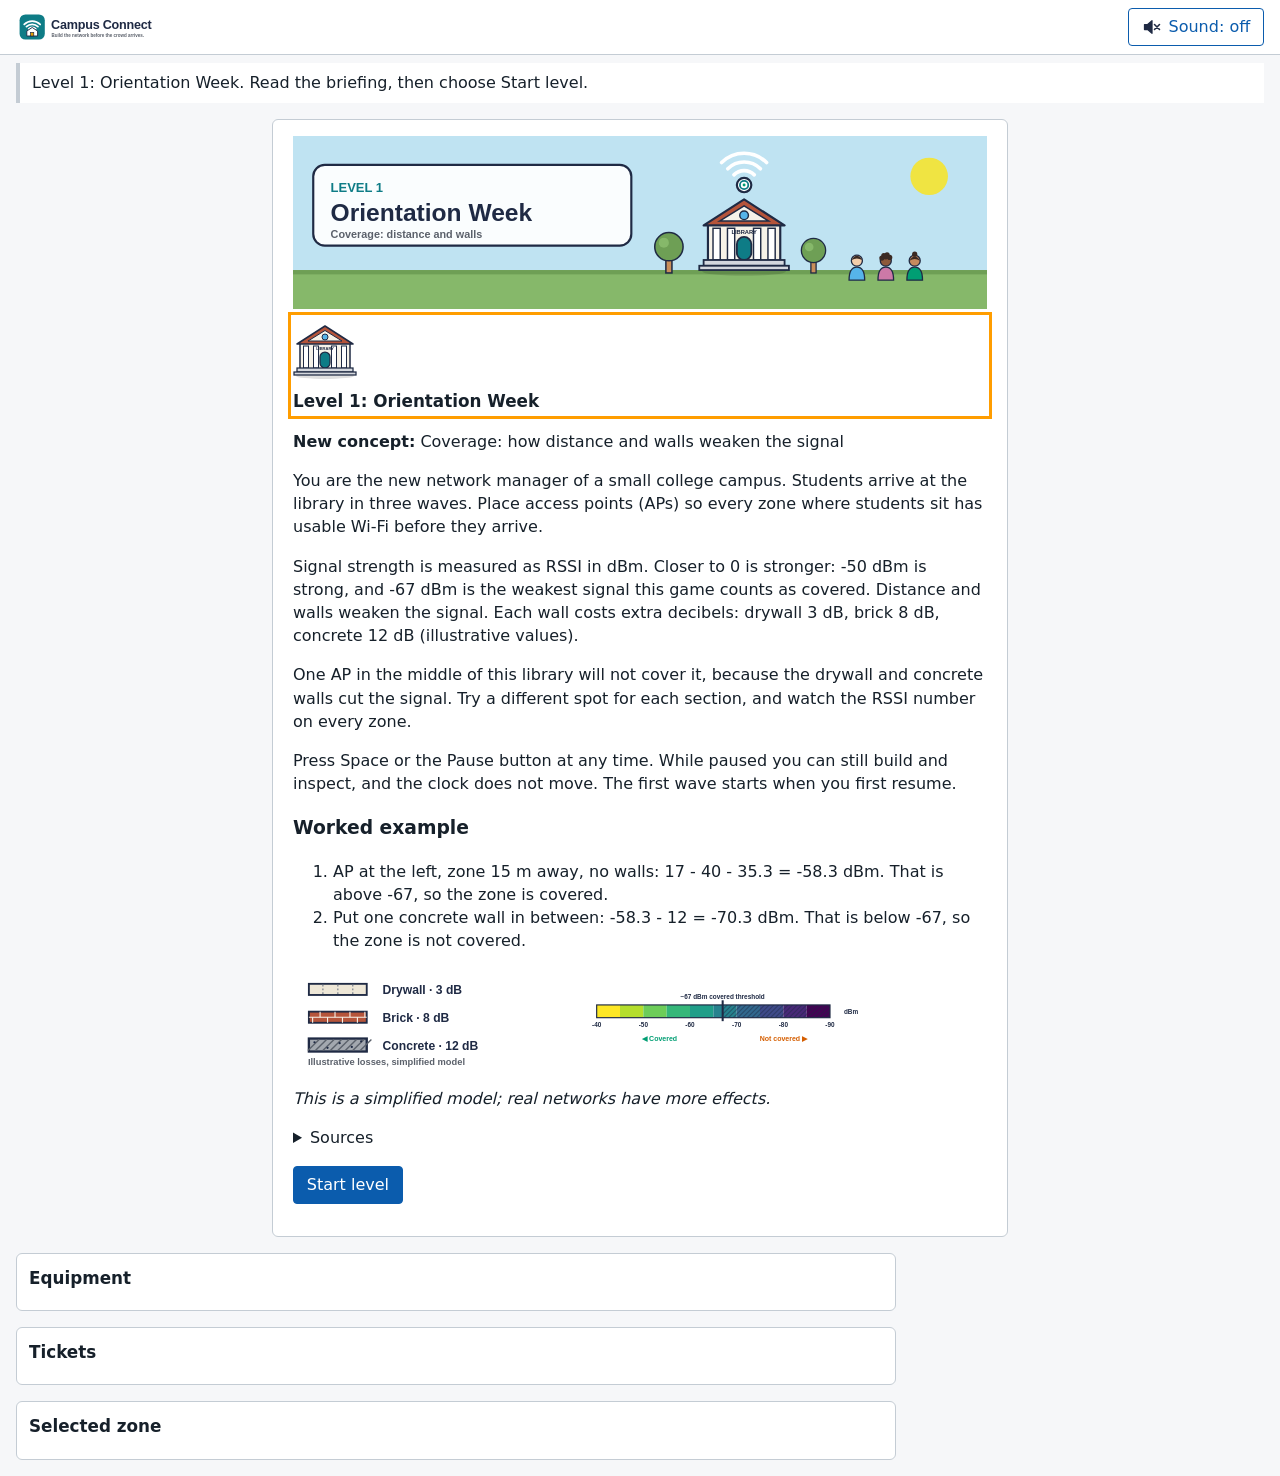
<file: index.html>
<!DOCTYPE html>
<html lang="en">
<head>
  <meta charset="utf-8">
  <meta name="viewport" content="width=device-width, initial-scale=1">
  <title>Campus Connect</title>
  <link rel="stylesheet" href="style.css">
</head>
<body>
  <a class="skip-link" href="#main">Skip to game</a>
  <header class="topbar">
    <h1 id="game-title" tabindex="-1"><img class="brand" src="assets/images/brand/logo-wordmark.svg" alt="Campus Connect" height="36"></h1>
    <div id="hud" class="hud" aria-label="Game status"></div>
    <button id="sound-toggle" class="action secondary" type="button" aria-pressed="false" hidden>
      <img id="sound-icon" alt="" width="20" height="20" src="assets/images/ui/ui-sound-off.svg">
      <span id="sound-label">Sound: off</span>
    </button>
  </header>

  <!-- Persistent feedback: stays on screen as text and is announced to assistive technology. -->
  <div id="feedback" class="feedback" role="status" aria-live="polite" aria-atomic="true"></div>

  <main id="main" class="layout">
    <section id="app" class="app" aria-label="Game view">
      <p id="loading">Loading levels…</p>
    </section>

    <section id="main-panel" class="main-panel" aria-label="Campus" hidden>
      <div role="tablist" aria-label="Campus views" class="tabs">
        <button role="tab" id="tab-map" aria-selected="true" aria-controls="panel-map" type="button">Map</button>
        <button role="tab" id="tab-table" aria-selected="false" aria-controls="panel-table" tabindex="-1" type="button">Zone table</button>
      </div>
      <div role="tabpanel" id="panel-map" aria-labelledby="tab-map" class="panel" tabindex="0"></div>
      <div role="tabpanel" id="panel-table" aria-labelledby="tab-table" class="panel" tabindex="0" hidden></div>
    </section>

    <aside id="side-panel" class="side-panel" aria-label="Equipment, tickets and selected zone" hidden>
      <section id="equipment-section" aria-labelledby="equip-h">
        <h2 id="equip-h">Equipment</h2>
        <div id="equipment" class="scroll-box" tabindex="0" role="region" aria-label="Equipment and purchases"></div>
      </section>
      <section id="tickets" aria-labelledby="tickets-h">
        <h2 id="tickets-h">Tickets</h2>
        <div id="ticket-list" class="scroll-box" tabindex="0" role="region" aria-label="Ticket list"></div>
      </section>
      <section id="zone-details" aria-labelledby="zone-h">
        <h2 id="zone-h">Selected zone</h2>
        <div id="zone-detail-body" class="scroll-box" tabindex="0" role="region" aria-label="Selected zone details"></div>
      </section>
    </aside>
  </main>

  <script type="module" src="main.js"></script>
</body>
</html>
</file>
<file: style.css>
:root {
  --bg: #f6f7f9;
  --fg: #16202a;
  --muted: #4a5663;
  --panel: #ffffff;
  --line: #c4ccd4;
  --accent: #0b5cad;
  --good: #1b6e3c;
  --bad: #a3271f;
  --warn: #8a5a00;
  --focus: #ff9d00;
}

* { box-sizing: border-box; }

body {
  margin: 0;
  font: 16px/1.45 system-ui, -apple-system, "Segoe UI", sans-serif;
  background: var(--bg);
  color: var(--fg);
}

/* Focus is always visible and never removed. */
:focus-visible {
  outline: 3px solid var(--focus);
  outline-offset: 2px;
}

.skip-link {
  position: absolute;
  left: -999px;
  top: 0;
  background: var(--panel);
  padding: 0.5rem 1rem;
}
.skip-link:focus { left: 0; z-index: 10; }

.topbar {
  display: flex;
  flex-wrap: wrap;
  gap: 0.5rem 1.5rem;
  align-items: center;
  padding: 0.5rem 1rem;
  background: var(--panel);
  border-bottom: 1px solid var(--line);
}
.topbar h1 { margin: 0; font-size: 1.25rem; line-height: 0; }
.brand { display: block; height: 36px; width: auto; }
#sound-toggle { margin-left: auto; display: inline-flex; align-items: center; gap: 0.4rem; }
.hud { display: flex; flex-wrap: wrap; gap: 0.25rem 1rem; }

.feedback {
  min-height: 2.5rem;
  margin: 0.5rem 1rem 0;
  padding: 0.5rem 0.75rem;
  border-left: 4px solid var(--line);
  background: var(--panel);
}
.feedback:empty { display: none; }
.feedback.error { border-color: var(--bad); }

.layout {
  display: grid;
  grid-template-columns: minmax(0, 1fr) minmax(16rem, 22rem);
  gap: 1rem;
  padding: 1rem;
}
.app { grid-column: 1 / -1; }
.main-panel, .side-panel > section {
  background: var(--panel);
  border: 1px solid var(--line);
  border-radius: 6px;
  padding: 0.75rem;
}
.side-panel { display: grid; gap: 1rem; align-content: start; }
h2 { margin: 0 0 0.5rem; font-size: 1.05rem; }

.tabs { display: flex; gap: 0.25rem; margin-bottom: 0.5rem; }
.tabs button {
  font: inherit;
  padding: 0.4rem 0.9rem;
  border: 1px solid var(--line);
  background: var(--bg);
  border-radius: 4px 4px 0 0;
  cursor: pointer;
}
.tabs button[aria-selected="true"] { background: var(--accent); color: #fff; border-color: var(--accent); }

button, select, input { font: inherit; }
button.action {
  padding: 0.4rem 0.8rem;
  border: 1px solid var(--accent);
  background: var(--accent);
  color: #fff;
  border-radius: 4px;
  cursor: pointer;
}
button.action.secondary { background: var(--panel); color: var(--accent); }
button.action[disabled] { opacity: 0.55; cursor: not-allowed; }

/* Dense data scrolls inside its own labeled container, never hiding action buttons. */
.scroll-box { max-height: 20rem; overflow: auto; }
.panel { overflow: auto; }

table { border-collapse: collapse; width: 100%; font-size: 0.9rem; }
th, td { border: 1px solid var(--line); padding: 0.25rem 0.5rem; text-align: left; }
th { background: var(--bg); }

.error-panel {
  border: 2px solid var(--bad);
  background: #fff4f3;
  padding: 0.75rem 1rem;
  border-radius: 6px;
}
.error-panel h2 { color: var(--bad); }

@media (max-width: 52rem) {
  .layout { grid-template-columns: minmax(0, 1fr); }
}

@media (prefers-reduced-motion: reduce) {
  *, *::before, *::after {
    animation: none !important;
    transition: none !important;
    scroll-behavior: auto !important;
  }
}

/* ---- Game screens ---- */
.hud-item { display: inline-flex; align-items: center; gap: 0.3rem; }
.hud-item img, .action img, .legends img { vertical-align: middle; }
.hud-status { font-weight: 600; }
.action { display: inline-flex; align-items: center; gap: 0.35rem; }
.briefing { max-width: 46rem; margin: 0 auto; background: var(--panel); border: 1px solid var(--line); border-radius: 6px; padding: 1rem 1.25rem; }
.briefing .art { max-width: 100%; height: auto; display: block; margin-bottom: 0.5rem; }
.briefing .legends { display: flex; flex-wrap: wrap; gap: 0.75rem; margin: 0.5rem 0; }
.briefing .legends .art { margin: 0; }
.tag { font-size: 0.75rem; border: 1px solid var(--line); border-radius: 3px; padding: 0 0.3rem; color: var(--muted); }
.map { width: 100%; max-width: 40rem; height: auto; display: block; border: 1px solid var(--line); }
.map.placing { cursor: crosshair; }
.cell-hit { cursor: pointer; }
.cell-num { font: 700 11px system-ui, sans-serif; fill: #10202e; stroke: #fff; stroke-width: 2.5px; paint-order: stroke; pointer-events: none; }
.cell-state { font: 9px system-ui, sans-serif; fill: #10202e; stroke: #fff; stroke-width: 2.5px; paint-order: stroke; pointer-events: none; }
.cell-ch, .cell-more { font: 700 9px system-ui, sans-serif; fill: #10202e; stroke: #fff; stroke-width: 2.5px; paint-order: stroke; pointer-events: none; }
.cell-warn { font: 700 16px system-ui, sans-serif; fill: #a3271f; stroke: #fff; stroke-width: 3px; paint-order: stroke; pointer-events: none; }
.map-legend, .map-help { font-size: 0.85rem; color: var(--muted); }
.kv { display: grid; grid-template-columns: max-content 1fr; gap: 0.15rem 0.75rem; margin: 0 0 0.5rem; }
.kv dt { font-weight: 600; }
.kv dd { margin: 0; }
#equipment ul { padding-left: 1.1rem; margin: 0.25rem 0 0.5rem; }
#equipment li { margin-bottom: 0.3rem; }
#equipment h3 { margin: 0.5rem 0 0.2rem; font-size: 0.95rem; }

/* ---- Tickets ---- */
.ticket-list { list-style: none; padding: 0; margin: 0 0 0.5rem; }
.ticket-item { display: flex; align-items: center; gap: 0.4rem; width: 100%; text-align: left; margin-bottom: 0.25rem; }
.ticket-item.current { outline: 2px solid var(--focus, #0b5cad); }
.age-wrap { margin-left: auto; color: var(--muted); }
.causes { border: 1px solid var(--line); border-radius: 4px; margin: 0.5rem 0; }
.cause { display: flex; align-items: center; gap: 0.4rem; padding: 0.2rem 0; }
.note { border-left: 4px solid var(--line); padding: 0.4rem 0.6rem; margin: 0.5rem 0; background: var(--panel); }
.note.correct { border-left-color: #1b6e3c; }
.note.incorrect, .note.guidance { border-left-color: #a3271f; }
.dean { display: flex; align-items: center; gap: 0.75rem; }
.confirm, .review, .summary { max-width: 46rem; margin: 0 auto; background: var(--panel); border: 1px solid var(--line); border-radius: 6px; padding: 1rem 1.25rem; }
.hint { margin: 0.4rem 0; }

/* ---- Keyboard help, cells ---- */
.cell-hit:focus-visible { outline: 3px solid var(--focus); outline-offset: -3px; }
kbd { border: 1px solid var(--line); border-bottom-width: 2px; border-radius: 3px; padding: 0 0.3rem; background: var(--panel); font: 0.85em ui-monospace, monospace; }
.keys { margin: 0.5rem 0; }

/* ---- Narrow windows (down to 320 CSS px) ---- */
.topbar { position: sticky; top: 0; z-index: 5; } /* clock, pause and speed stay visible while scrolling */
@media (max-width: 40rem) {
  .layout { padding: 0.5rem; gap: 0.5rem; }
  .topbar { padding: 0.4rem 0.5rem; gap: 0.25rem 0.75rem; }
  .feedback { margin: 0.4rem 0.5rem 0; }
  /* Keep the map readable: the panel scrolls sideways inside its labeled tab panel instead of shrinking it. */
  .map { min-width: 30rem; }
  .briefing, .review, .summary, .confirm { padding: 0.75rem; }
  table { font-size: 0.8rem; }
}
</file>
